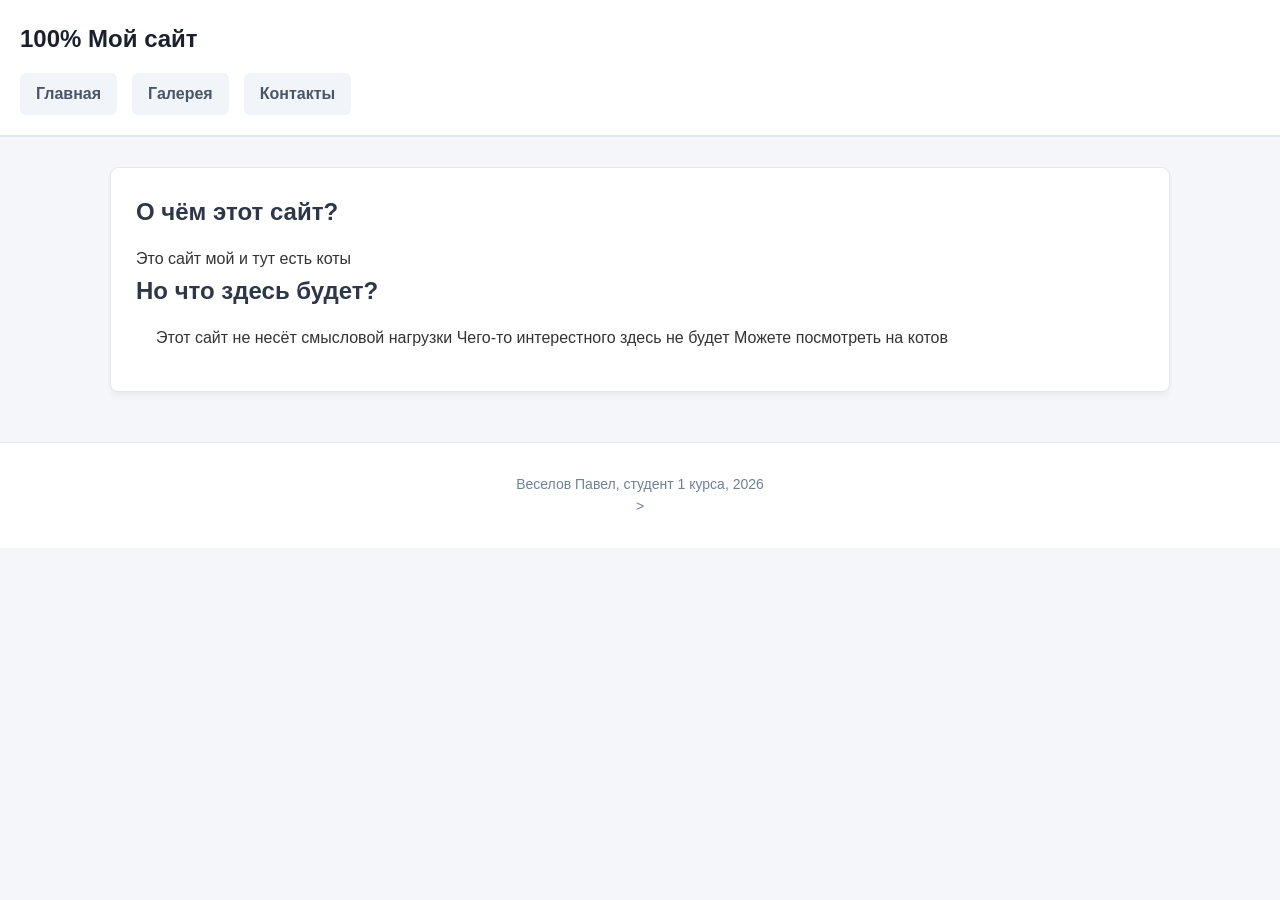
<file: index.html>
<!DOCTYPE html>
<html lang="en">
<head>
    <meta charset="UTF-8">
    <meta name="viewport" content="width=device-width, initial-scale=1.0">
    <title>Мой сайт</title>
    <link rel="stylesheet" href="style.css">
</head>
<body>
   <header>
    <h1> 100% Мой сайт</h1>
    <nav>
    <ul>
        <li><a href="index.html">Главная</a></li>
        <li><a href="gallery.html">Галерея</a></li>
        <li><a href="contacts.html">Контакты</a></li>
    </ul>
</nav>
   </header> 
   <main>
    <section>
        <h2>О чём этот сайт?</h2>
        <p>Это сайт мой и тут есть коты
        </p>
        <h2>Но что здесь будет?</h2>
        <ul>
            <il>Этот сайт не несёт смысловой нагрузки</il>
            <il>Чего-то интерестного здесь не будет</il>
            <il>Можете посмотреть на котов</il>
        </ul>
    </section>
   </main>
   <footer>
<p>Веселов Павел, студент 1 курса, 2026</p>>
   </footer>
</body>
</html>
</file>
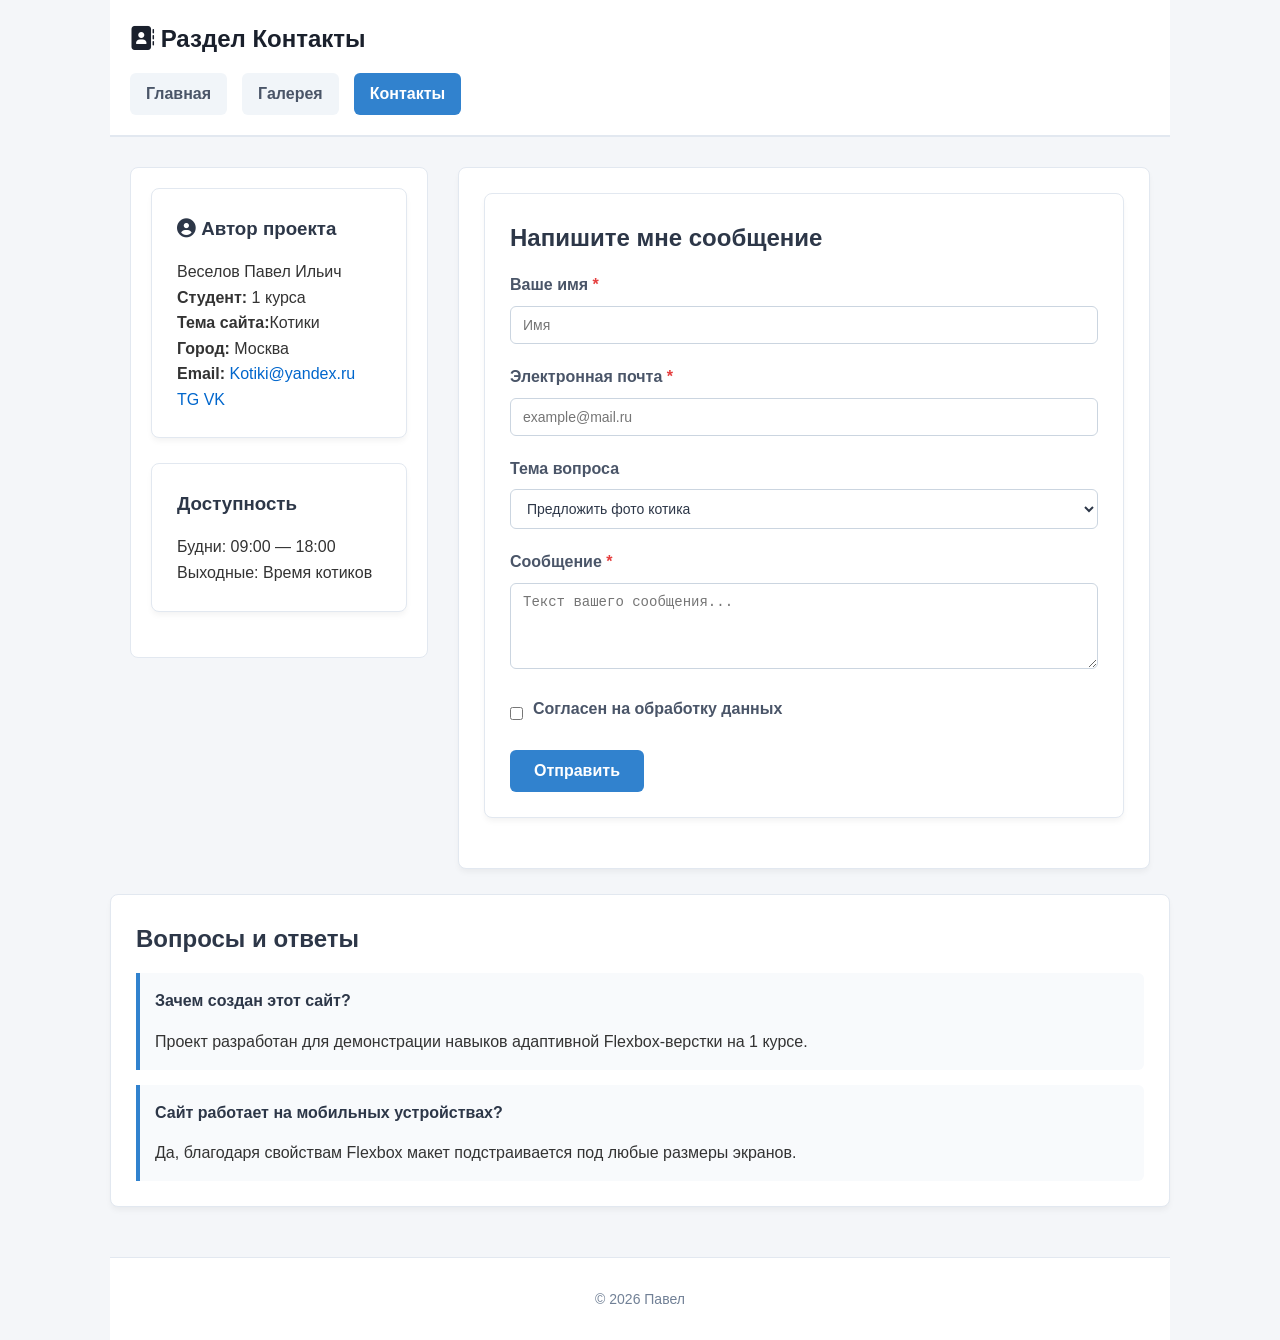
<file: contacts.html>
<!DOCTYPE html>
<html lang="ru">
<head>
    <meta charset="UTF-8">
    <meta name="viewport" content="width=device-width, initial-scale=1.0">
    <title>Контакты - Flexbox макет</title>
    <link rel="stylesheet" href="style.css">
    <link rel="stylesheet" href="https://cdnjs.cloudflare.com/ajax/libs/font-awesome/6.4.0/css/all.min.css">
</head>
<body class="fx-contacts-page">

    <div class="fx-container">
        
        <header class="fx-header">
            <div class="fx-logo">
                <h1><i class="fas fa-address-book"></i> Раздел Контакты</h1>
            </div>
            <nav class="fx-nav">
                <ul class="fx-nav-list">
                    <li><a href="index.html" class="fx-nav-link">Главная</a></li>
                    <li><a href="gallery.html" class="fx-nav-link">Галерея</a></li>
                    <li><a href="contacts.html" class="fx-nav-link active">Контакты</a></li>
                </ul>
            </nav>
        </header>

        <main class="fx-main-layout">
            
            <aside class="fx-sidebar">
                <div class="fx-card animate-box">
                    <h3><i class="fas fa-user-circle"></i> Автор проекта</h3>
                    <p class="fx-author">Веселов Павел Ильич</p>
                    <p><strong>Студент:</strong> 1 курса</p>
                    <p><strong>Тема сайта:</strong>Котики </p>
                    <p><strong>Город:</strong> Москва</p>
                    <p><strong>Email:</strong> <a href="mailto:\Kotiki@yandex.ru">Kotiki@yandex.ru</a></p>
                    <div class="fx-socials">
                        <a href="https://web.telegram.org/k/#@kotyg" class="fx-soc-item tg"></i> TG</a>
                        <a href="https://vk.com/catballoon" class="fx-soc-item vk"></i> VK</a>
                    </div>
                </div>

                <div class="fx-card animate-box">
                    <h3> Доступность</h3>
                    <p>Будни: 09:00 — 18:00</p>
                    <p>Выходные: Время котиков</p>
                </div>
            </aside>

            <section class="fx-content">
                <form class="fx-card fx-form animate-box" onsubmit="alert('Сообщение успешно отправлено котикам!'); this.reset(); return false;">
                    <h2>Напишите мне сообщение</h2>
                    
                    <div class="fx-input-group">
                        <label for="fx-name" class="fx-required">Ваше имя</label>
                        <input type="text" id="fx-name" placeholder="Имя" required>
                    </div>

                    <div class="fx-input-group">
                        <label for="fx-email" class="fx-required">Электронная почта</label>
                        <input type="email" id="fx-email" placeholder="example@mail.ru" required>
                    </div>

                    <div class="fx-input-group">
                        <label for="fx-select">Тема вопроса</label>
                        <select id="fx-select">
                            <option value="1">Предложить фото котика</option>
                            <option value="2">Вопрос про котика</option>
                            <option value="3">Другое</option>
                        </select>
                    </div>

                    <div class="fx-input-group">
                        <label for="fx-text" class="fx-required">Сообщение</label>
                        <textarea id="fx-text" rows="4" placeholder="Текст вашего сообщения..." required></textarea>
                    </div>

                    <div class="fx-input-group fx-checkbox-row">
                        <input type="checkbox" id="fx-agree" required>
                        <label encoding="checkbox-text" for="fx-agree">Согласен на обработку данных</label>
                    </div>

                    <button type="submit" class="fx-submit-btn">Отправить </button>
                </form>
            </section>

        </main>

        <section class="fx-faq-section fx-card">
            <h2> Вопросы и ответы</h2>
            <div class="fx-faq-container">
                <div class="fx-faq-item">
                    <h4>Зачем создан этот сайт?</h4>
                    <p>Проект разработан для демонстрации навыков адаптивной Flexbox-верстки на 1 курсе.</p>
                </div>
                <div class="fx-faq-item">
                    <h4>Сайт работает на мобильных устройствах?</h4>
                    <p>Да, благодаря свойствам Flexbox макет подстраивается под любые размеры экранов.</p>
                </div>
            </div>
        </section>

        <footer class="fx-footer">
            <p>© 2026 Павел </p>
        </footer>

    </div>

</body>
</html>
</file>
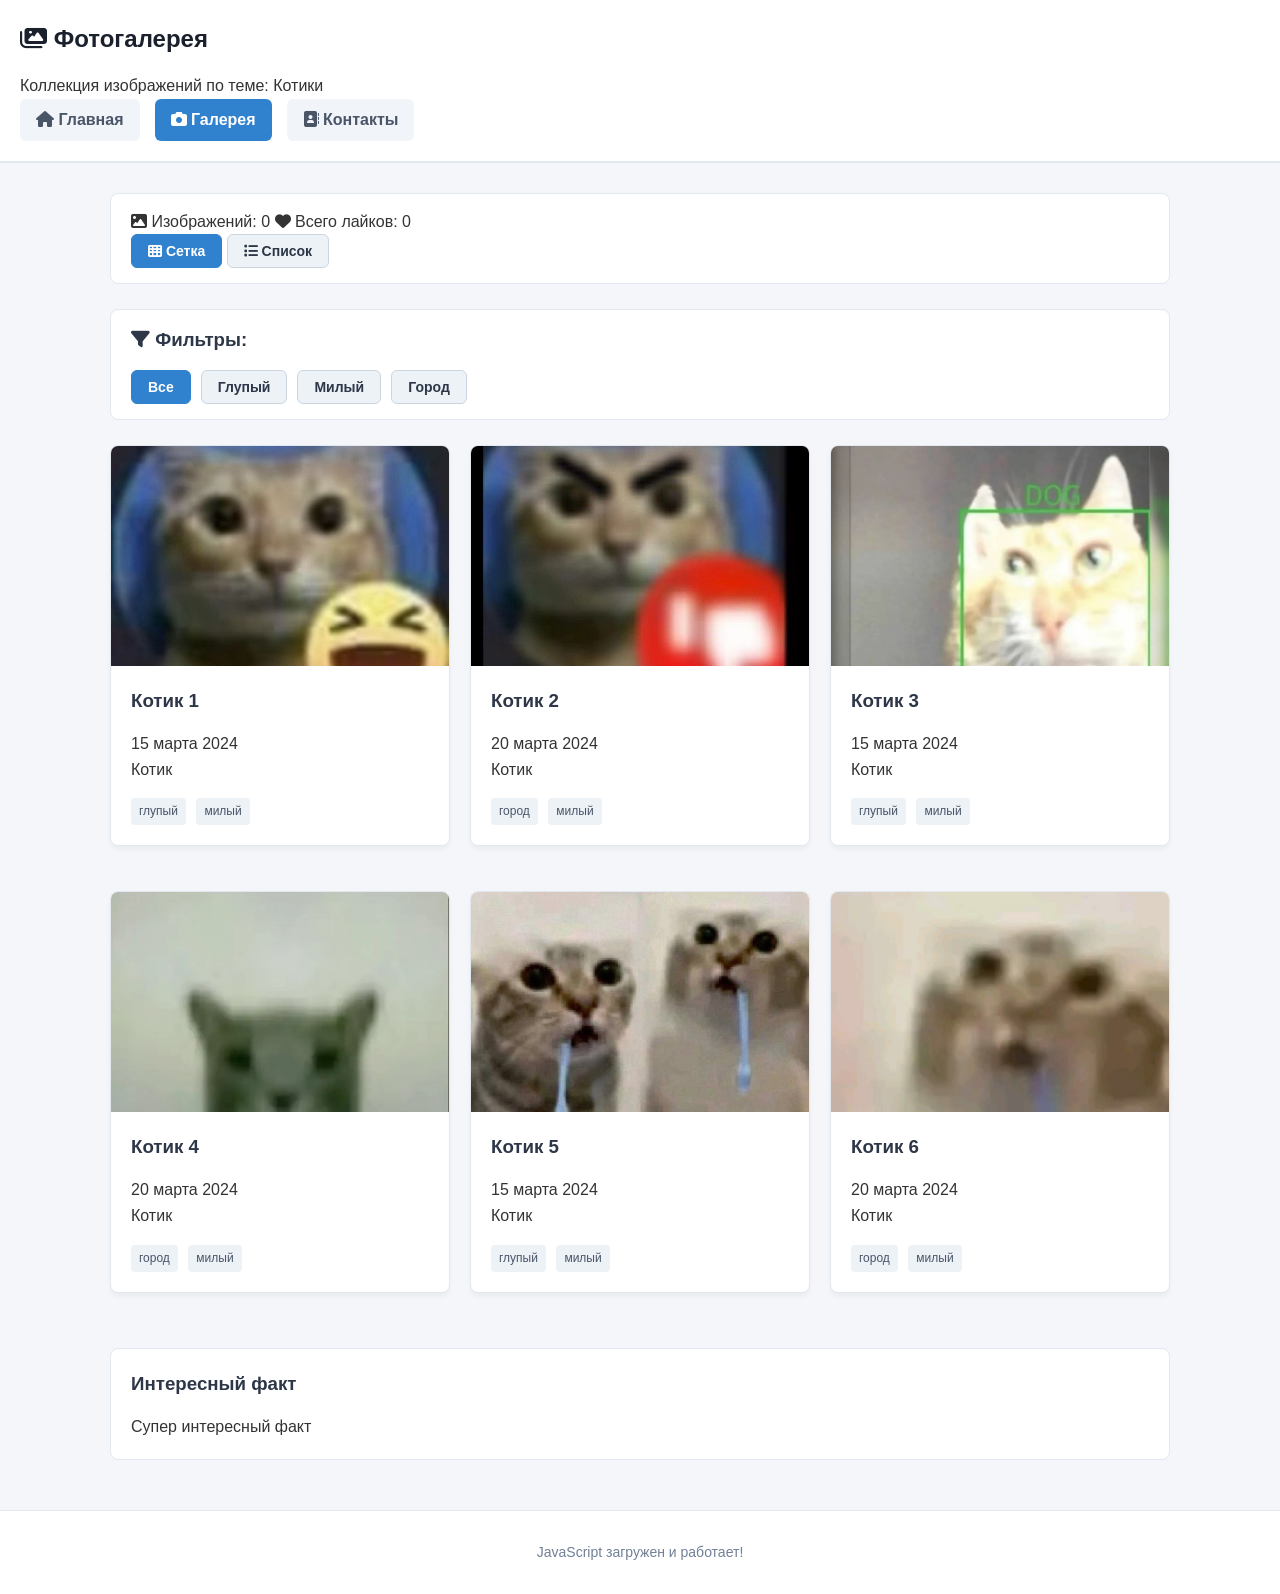
<file: gallery.html>
<!DOCTYPE html>
<html lang="ru">
<head>
    <meta charset="UTF-8">
    <meta name="viewport" content="width=device-width, initial-scale=1.0">
    <title>Галерея - Котики</title>
    <link rel="stylesheet" href="style.css">
    <link rel="stylesheet" href="https://cdnjs.cloudflare.com/ajax/libs/font-awesome/6.4.0/css/all.min.css">
</head>
<body>
    <header class="gallery-header">
        <div class="header-content">
            <h1><i class="fas fa-images"></i> Фотогалерея</h1>
            <p class="subtitle">Коллекция изображений по теме: <span class="theme-name">Котики</span></p>
        </div>
        
       <nav class="main-nav">
    <ul class="nav-grid">
        <li><a href="index.html" class="nav-link"><i class="fas fa-home"></i> Главная</a></li>
        <li><a href="gallery.html" class="nav-link active"><i class="fas fa-camera"></i> Галерея</a></li>
        <li><a href="contacts.html" class="nav-link"><i class="fas fa-address-book"></i> Контакты</a></li>
    </ul>
</nav>
    </header>

    <main class="gallery-container">
        <div class="controls-panel">
            <div class="stats">
                <span class="stat-item">
                    <i class="fas fa-image"></i>
                    Изображений: <span id="image-counter">0</span>
                </span>
                <span class="stat-item">
                    <i class="fas fa-heart"></i>
                    Всего лайков: <span id="total-likes">0</span>
                </span>
            </div>
            
            <div class="view-controls">
                <button id="grid-view" class="view-btn active">
                    <i class="fas fa-th"></i> Сетка
                </button>
                <button id="list-view" class="view-btn">
                    <i class="fas fa-list"></i> Список
                </button>
            </div>
        </div>
        
        <div class="filters">
            <h3><i class="fas fa-filter"></i> Фильтры:</h3>
            <div class="filter-buttons">
                <button class="filter-btn active" data-filter="all">Все</button>
                <button class="filter-btn" data-filter="silly">Глупый</button>
                <button class="filter-btn" data-filter="cute">Милый</button>
                <button class="filter-btn" data-filter="city">Город</button>
            </div>
        </div>
        
        <div class="gallery-grid" id="image-gallery">
    <article class="image-card" data-category="silly">
        <div class="card-image">
            <img src="images/Cat 1.jpg" 
                 alt="Описание первого изображения"
                 class="gallery-img"
                 loading="lazy">
            <div class="image-overlay">
                <button class="like-btn" data-id="1">
                    <i class="far fa-heart"></i>
                    <span class="like-count">0</span>
                </button>
                <button class="zoom-btn">
                    <i class="fas fa-expand"></i>
                </button>
            </div>
        </div>
        <div class="card-content">
            <h3 class="image-title">Котик 1</h3>
            <p class="image-date"> 15 марта 2024</p>
            <p class="image-description">Котик</p>
            <div class="image-tags">
                <span class="tag">глупый</span>
                <span class="tag">милый</span>
            </div>
        </div>
    </article>
    
    <article class="image-card" data-category="city">
        <div class="card-image">
            <img src="images/Cat 2.jpg" 
                 alt="Описание второго изображения"
                 class="gallery-img"
                 loading="lazy">
            <div class="image-overlay">
                <button class="like-btn" data-id="2">
                    <i class="far fa-heart"></i>
                    <span class="like-count">0</span>
                </button>
                <button class="zoom-btn">
                    <i class="fas fa-expand"></i>
                </button>
            </div>
        </div>
        <div class="card-content">
            <h3 class="image-title">Котик 2</h3>
            <p class="image-date">20 марта 2024</p>
            <p class="image-description">Котик</p>
            <div class="image-tags">
                <span class="tag">город</span>
                <span class="tag">милый</span>
            </div>
        </div>
    </article>

    <article class="image-card" data-category="cute">
        <div class="card-image">
            <img src="images/Cat 3.jpg" 
                 alt="Описание первого изображения"
                 class="gallery-img"
                 loading="lazy">
            <div class="image-overlay">
                <button class="like-btn" data-id="3">
                    <i class="far fa-heart"></i>
                    <span class="like-count">0</span>
                </button>
                <button class="zoom-btn">
                    <i class="fas fa-expand"></i>
                </button>
            </div>
        </div>
        <div class="card-content">
            <h3 class="image-title">Котик 3</h3>
            <p class="image-date"> 15 марта 2024</p>
            <p class="image-description">Котик</p>
            <div class="image-tags">
                <span class="tag">глупый</span>
                <span class="tag">милый</span>
            </div>
        </div>
    </article>
    
    <article class="image-card" data-category="city">
        <div class="card-image">
            <img src="images/Cat 4.jpg" 
                 alt="Описание второго изображения"
                 class="gallery-img"
                 loading="lazy">
            <div class="image-overlay">
                <button class="like-btn" data-id="4">
                    <i class="far fa-heart"></i>
                    <span class="like-count">0</span>
                </button>
                <button class="zoom-btn">
                    <i class="fas fa-expand"></i>
                </button>
            </div>
        </div>
        <div class="card-content">
            <h3 class="image-title">Котик 4</h3>
            <p class="image-date"> 20 марта 2024</p>
            <p class="image-description">Котик</p>
            <div class="image-tags">
                <span class="tag">город</span>
                <span class="tag">милый</span>
            </div>
        </div>
    </article>

    <article class="image-card" data-category="silly">
        <div class="card-image">
            <img src="images/Cat 5.jpg" 
                 alt="Описание первого изображения"
                 class="gallery-img"
                 loading="lazy">
            <div class="image-overlay">
                <button class="like-btn" data-id="5">
                    <i class="far fa-heart"></i>
                    <span class="like-count">0</span>
                </button>
                <button class="zoom-btn">
                    <i class="fas fa-expand"></i>
                </button>
            </div>
        </div>
        <div class="card-content">
            <h3 class="image-title">Котик 5</h3>
            <p class="image-date"> 15 марта 2024</p>
            <p class="image-description">Котик</p>
            <div class="image-tags">
                <span class="tag">глупый</span>
                <span class="tag">милый</span>
            </div>
        </div>
    </article>
    
    <article class="image-card" data-category="city">
        <div class="card-image">
            <img src="images/Cat 6.jpg" 
                 alt="Описание второго изображения"
                 class="gallery-img"
                 loading="lazy">
            <div class="image-overlay">
                <button class="like-btn" data-id="6">
                    <i class="far fa-heart"></i>
                    <span class="like-count">0</span>
                </button>
                <button class="zoom-btn">
                    <i class="fas fa-expand"></i>
                </button>
            </div>
        </div>
        <div class="card-content">
            <h3 class="image-title">Котик 6</h3>
            <p class="image-date"> 20 марта 2024</p>
            <p class="image-description">Котик</p>
            <div class="image-tags">
                <span class="tag">город</span>
                <span class="tag">милый</span>
            </div>
        </div>
    </article>
</div>
    
        <aside class="gallery-info">
            <h3> Интересный факт</h3>
            <p>Супер интересный факт</p>
        </aside>
    </main>

    <footer class="gallery-footer">
        <div class="footer-content">
            <p class="js-status">JavaScript загружен и работает!</p>
        </div>
    </footer>

    <script src="script.js"></script>
</body>
</html>
</file>
<file: style.css>
/* Базовые настройки макета */
* {
    box-sizing: border-box;
    margin: 0;
    padding: 0;
}

body {
    font-family: Arial, sans-serif;
    line-height: 1.6;
    background-color: #f4f6f9;
    color: #333333;
}

/* Ссылки */
a {
    color: #0066cc;
    text-decoration: none;
}

a:hover {
    text-decoration: underline;
}

/* ШАПКА САЙТА (для всех страниц: Главная, Галерея, Контакты) */
header, .fx-header, .gallery-header {
    background-color: #ffffff;
    padding: 20px;
    border-bottom: 2px solid #e2e8f0;
    margin-bottom: 30px;
}

header h1, .fx-logo h1, .header-content h1 {
    font-size: 24px;
    color: #1a202c;
    margin-bottom: 15px;
}

/* Навигация (Общее меню) */
nav ul, .fx-nav-list, .nav-grid {
    list-style: none;
    display: flex;
    gap: 15px;
    flex-wrap: wrap;
}

nav a, .fx-nav-link, .nav-link {
    display: inline-block;
    padding: 8px 16px;
    background-color: #f1f5f9;
    color: #4a5568;
    border-radius: 6px;
    font-weight: bold;
}

nav a:hover, .fx-nav-link:hover, .nav-link:hover {
    background-color: #e2e8f0;
    color: #1a202c;
    text-decoration: none;
}

/* Подсветка активной страницы */
.fx-nav-link.active, .nav-link.active {
    background-color: #3182ce !important;
    color: #ffffff !important;
}

/* ОСНОВНОЙ КОНТЕЙНЕР */
main, .fx-container, .gallery-container {
    max-width: 1100px;
    margin: 0 auto;
    padding: 0 20px;
}

/* Сетка для страниц с сайдбаром (Контакты) */
.fx-main-layout {
    display: flex;
    gap: 30px;
    flex-wrap: wrap;
}

.fx-sidebar, .gallery-info {
    flex: 1;
    min-width: 280px;
    background-color: #ffffff;
    padding: 20px;
    border-radius: 8px;
    border: 1px solid #e2e8f0;
    height: fit-content;
}

.fx-content {
    flex: 2.5;
    min-width: 300px;
}

/* КАРТОЧКИ И СЕКЦИИ */
.fx-card, .image-card, .fx-faq-section, main section {
    background-color: #ffffff;
    padding: 25px;
    border-radius: 8px;
    border: 1px solid #e2e8f0;
    margin-bottom: 25px;
    box-shadow: 0 4px 6px -1px rgba(0, 0, 0, 0.05);
}

h2, h3, h4 {
    color: #2d3748;
    margin-bottom: 15px;
}

main ul {
    margin-left: 20px;
    margin-bottom: 15px;
}

main li, main il {
    margin-bottom: 8px;
}

/* ФОРМА ОБРАТНОЙ СВЯЗИ (Страница Контакты) */
.fx-input-group {
    margin-bottom: 20px;
}

.fx-input-group label {
    display: block;
    margin-bottom: 8px;
    font-weight: bold;
    color: #4a5568;
}

.fx-required::after {
    content: " *";
    color: #e53e3e;
}

input[type="text"],
input[type="email"],
select,
textarea {
    width: 100%;
    padding: 10px 12px;
    border: 1px solid #cbd5e0;
    border-radius: 6px;
    font-size: 14px;
    color: #2d3748;
    background-color: #fff;
    outline: none;
}

input:focus, select:focus, textarea:focus {
    border-color: #3182ce;
    box-shadow: 0 0 0 3px rgba(66, 153, 225, 0.5);
}

.fx-checkbox-row {
    display: flex;
    align-items: center;
    gap: 10px;
}

.fx-checkbox-row input {
    width: auto;
}

.fx-submit-btn, button {
    background-color: #3182ce;
    color: #ffffff;
    border: none;
    padding: 12px 24px;
    font-size: 16px;
    font-weight: bold;
    border-radius: 6px;
    cursor: pointer;
}

.fx-submit-btn:hover, button:hover {
    background-color: #2b6cb0;
}


/* Блок управления фильтрами */
.filters, .controls-panel {
    margin-bottom: 25px;
    background: #ffffff;
    padding: 15px 20px;
    border-radius: 8px;
    border: 1px solid #e2e8f0;
}

.filter-buttons {
    display: flex;
    gap: 10px;
    flex-wrap: wrap;
    margin-top: 10px;
}

/* Кнопки фильтров*/
.filter-btn, .view-btn {
    padding: 8px 16px !important;
    background-color: #edf2f7 !important;
    color: #2d3748 !important; /* Серый текст на светлом фоне */
    border: 1px solid #cbd5e0 !important;
    border-radius: 6px !important;
    font-size: 14px !important;
    font-weight: bold !important;
    cursor: pointer;
    transition: all 0.2s;
}

/* Активная кнопка фильтра */
.filter-btn.active, .view-btn.active {
    background-color: #3182ce !important; /* Яркий синий фон */
    color: #ffffff !important; /* Белый текст */
    border-color: #3182ce !important;
}

/* Сетка галереи */
.gallery-grid {
    display: flex;
    flex-wrap: wrap;
    gap: 20px;
    margin-bottom: 30px;
}

.image-card {
    flex: 1 1 calc(33.333% - 20px);
    min-width: 280px;
    padding: 0 !important;
    overflow: hidden;
}

/* Область картинки с оверлеем */
.card-image {
    position: relative;
    width: 100%;
    height: 220px;
    overflow: hidden;
    background-color: #000;
}

.gallery-img {
    width: 100%;
    height: 100%;
    object-fit: cover; /* Кот не сжимается, пропорции правильные */
    display: block;
    transition: transform 0.3s;
}


/* Тёмная шторка поверх картинки кота при наведении */
.image-overlay {
    position: absolute;
    top: 0;
    left: 0;
    width: 100%;
    height: 100%;
    display: flex;
    justify-content: center;
    align-items: center;
    gap: 15px;
    opacity: 0;
    transition: opacity 0.3s ease;
}

.card-image:hover .image-overlay {
    opacity: 1;
}

/* Кнопки внутри картинки  */
.like-btn, .zoom-btn {
    background-color: #ffffff !important;
    color: #e53e3e !important; /* Красное сердечко */
    border: none !important;
    padding: 8px 14px !important;
    border-radius: 20px !important;
    font-size: 14px !important;
    font-weight: bold !important;
    cursor: pointer;
    display: inline-flex;
    align-items: center;
    gap: 6px;
}

.zoom-btn {
    color: #4a5568 !important;
}

/* Цифра лайков на кнопке */
.like-btn span, .like-count, .likes {
    color: #2d3748 !important;
    font-size: 14px !important;
}

.card-content {
    padding: 20px;
}

.image-tags {
    margin-top: 15px;
}

.tag {
    display: inline-block;
    background-color: #edf2f7;
    color: #4a5568;
    padding: 4px 8px;
    border-radius: 4px;
    font-size: 12px;
    margin-right: 6px;
    text-transform: lowercase;
}

/* БЛОК FAQ */
.fx-faq-container {
    display: flex;
    flex-direction: column;
    gap: 15px;
}

.fx-faq-item {
    padding: 15px;
    background-color: #f8fafc;
    border-left: 4px solid #3182ce;
    border-radius: 0 6px 6px 0;
}

/* ПОДВАЛ */
footer, .fx-footer, .gallery-footer {
    text-align: center;
    padding: 30px;
    color: #718096;
    font-size: 14px;
    border-top: 1px solid #e2e8f0;
    margin-top: 50px;
    background-color: #ffffff;
}
</file>
